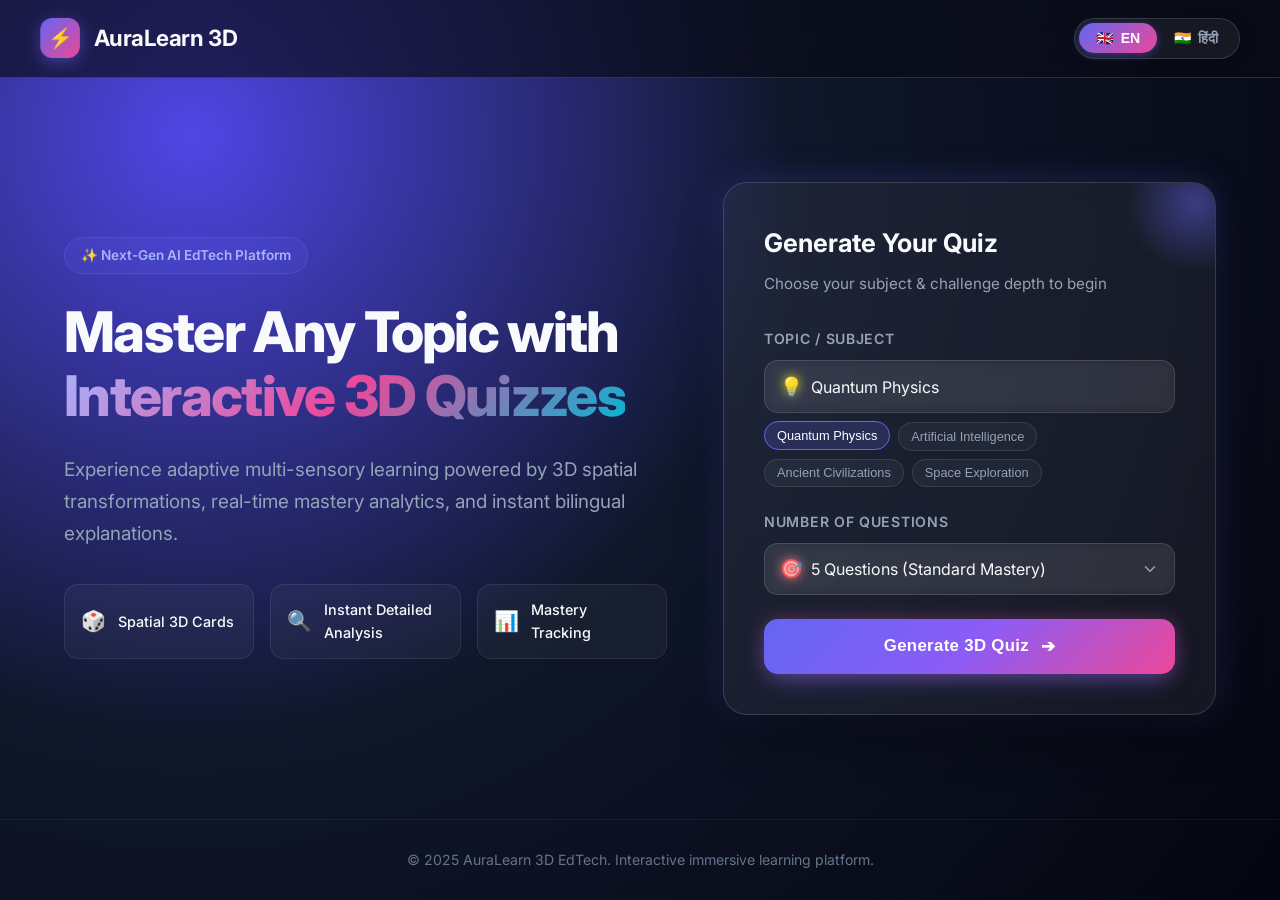
<file: index.html>
<!DOCTYPE html>
<html lang="en">
<head>
  <meta charset="UTF-8">
  <meta name="viewport" content="width=device-width, initial-scale=1.0">
  <meta name="description" content="AuraLearn 3D - Next-Gen Interactive EdTech Web Application with 3D Transforms, Real-time Bilingual Mastery, and Mock FastAPI Quiz Generation.">
  <title>AuraLearn 3D | Next-Gen AI EdTech Platform</title>

  <!-- Google Fonts: Inter -->
  <link rel="preconnect" href="https://fonts.googleapis.com">
  <link rel="preconnect" href="https://fonts.gstatic.com" crossorigin>
  <link href="https://fonts.googleapis.com/css2?family=Inter:wght@400;500;600;700;800&display=swap" rel="stylesheet">

  <link rel="stylesheet" href="css/style.css">
  <script src="js/i18n.js"></script>
  <script src="js/mock-api.js"></script>
  <script src="js/tilt.js"></script>
</head>
<body>
  <div class="app-container">
    <!-- Navigation Bar -->
    <header class="navbar">
      <a href="index.html" class="brand-link">
        <div class="brand-icon">⚡</div>
        <span data-i18n="brand_title">AuraLearn 3D</span>
      </a>

      <div class="nav-actions">
        <!-- Prominent Language Toggle Switch -->
        <div class="lang-toggle-wrapper" role="radiogroup" aria-label="Language Selector">
          <button type="button" class="lang-btn active" data-lang="en" aria-label="Switch to English">
            <span>🇬🇧</span>
            <span data-i18n="lang_en">EN</span>
          </button>
          <button type="button" class="lang-btn" data-lang="hi" aria-label="Switch to Hindi">
            <span>🇮🇳</span>
            <span data-i18n="lang_hi">हिंदी</span>
          </button>
        </div>
      </div>
    </header>

    <!-- Main Hero & Setup Section -->
    <main class="hero-section perspective-container">
      <!-- 3D Hero Description -->
      <section class="hero-content">
        <div class="badge-tag">
          <span data-i18n="hero_badge">✨ Next-Gen AI EdTech Platform</span>
        </div>

        <h1 class="hero-title">
          <span data-i18n="hero_heading_1">Master Any Topic with</span><br>
          <span class="gradient-text" data-i18n="hero_heading_2">Interactive 3D Quizzes</span>
        </h1>

        <p class="hero-subtitle" data-i18n="hero_subtitle">
          Experience adaptive multi-sensory learning powered by 3D spatial transformations, real-time mastery analytics, and instant bilingual explanations.
        </p>

        <div class="hero-features">
          <div class="feature-pill">
            <span class="feature-icon">🎲</span>
            <span data-i18n="feature_1">Spatial 3D Cards</span>
          </div>
          <div class="feature-pill">
            <span class="feature-icon">🔍</span>
            <span data-i18n="feature_2">Instant Detailed Analysis</span>
          </div>
          <div class="feature-pill">
            <span class="feature-icon">📊</span>
            <span data-i18n="feature_3">Mastery Tracking</span>
          </div>
        </div>
      </section>

      <!-- Quiz Setup 3D Glassmorphic Form Card -->
      <div class="setup-card-wrapper perspective-container">
        <div class="glass-card setup-card tilt-card" id="setupCard">
          <div class="tilt-inner-floating">
            <div class="setup-header">
              <h2 class="setup-title" data-i18n="setup_title">Generate Your Quiz</h2>
              <p class="setup-desc" data-i18n="setup_subtitle">Choose your subject & challenge depth to begin</p>
            </div>

            <form id="quizSetupForm" autocomplete="off">
              <!-- Topic Input -->
              <div class="form-group">
                <label for="topicInput" class="form-label" data-i18n="topic_label">Topic / Subject</label>
                <div class="input-wrapper">
                  <span class="input-icon">💡</span>
                  <input
                    type="text"
                    id="topicInput"
                    class="form-input"
                    data-i18n-placeholder="topic_placeholder"
                    placeholder="e.g., Quantum Physics, World History, Python..."
                    value="Quantum Physics"
                    required
                  >
                </div>

                <!-- Topic Quick Presets -->
                <div class="topic-presets">
                  <button type="button" class="preset-chip active" data-preset="Quantum Physics" data-i18n="preset_quantum">Quantum Physics</button>
                  <button type="button" class="preset-chip" data-preset="Artificial Intelligence" data-i18n="preset_ai">Artificial Intelligence</button>
                  <button type="button" class="preset-chip" data-preset="Ancient Civilizations" data-i18n="preset_history">Ancient Civilizations</button>
                  <button type="button" class="preset-chip" data-preset="Space Exploration" data-i18n="preset_space">Space Exploration</button>
                </div>
              </div>

              <!-- Question Count Select -->
              <div class="form-group">
                <label for="countSelect" class="form-label" data-i18n="count_label">Number of Questions</label>
                <div class="input-wrapper">
                  <span class="input-icon">🎯</span>
                  <select id="countSelect" class="form-select">
                    <option value="3" data-i18n="count_3">3 Questions (Quick Sprint)</option>
                    <option value="5" selected data-i18n="count_5">5 Questions (Standard Mastery)</option>
                    <option value="10" data-i18n="count_10">10 Questions (Deep Dive)</option>
                  </select>
                </div>
              </div>

              <!-- Submit CTA Button -->
              <button type="submit" id="submitBtn" class="btn-primary-3d">
                <span data-i18n="btn_generate">Generate 3D Quiz</span>
                <span class="btn-arrow">➔</span>
              </button>
            </form>
          </div>
        </div>
      </div>
    </main>

    <!-- 3D Spinning Loader Overlay -->
    <div id="loaderOverlay" class="loader-overlay" aria-hidden="true" role="dialog">
      <div class="loader-container">
        <!-- 3D Geometric Cube Spinner -->
        <div class="spinner-3d-box">
          <div class="cube-face face-front"></div>
          <div class="cube-face face-back"></div>
          <div class="cube-face face-right"></div>
          <div class="cube-face face-left"></div>
          <div class="cube-face face-top"></div>
          <div class="cube-face face-bottom"></div>
        </div>

        <div>
          <h3 class="loader-text" data-i18n="loader_title">Synthesizing Interactive Quiz...</h3>
          <p class="loader-subtext" data-i18n="loader_subtitle">Generating adaptive questions, 3D assets & bilingual feedback</p>
        </div>
      </div>
    </div>

    <!-- Footer -->
    <footer class="footer">
      <p data-i18n="footer_text">© 2025 AuraLearn 3D EdTech. Interactive immersive learning platform.</p>
    </footer>
  </div>

  <script>
    // Setup page logic
    document.addEventListener('DOMContentLoaded', () => {
      const form = document.getElementById('quizSetupForm');
      const topicInput = document.getElementById('topicInput');
      const countSelect = document.getElementById('countSelect');
      const loaderOverlay = document.getElementById('loaderOverlay');
      const presetChips = document.querySelectorAll('.preset-chip');

      // Preset click handler
      presetChips.forEach(chip => {
        chip.addEventListener('click', () => {
          presetChips.forEach(c => c.classList.remove('active'));
          chip.classList.add('active');
          topicInput.value = chip.getAttribute('data-preset');
          topicInput.focus();
        });
      });

      // Form submission
      form.addEventListener('submit', async (e) => {
        e.preventDefault();

        const topic = topicInput.value.trim() || 'Quantum Physics';
        const count = parseInt(countSelect.value, 10) || 5;

        // Show 3D spinning loader
        loaderOverlay.classList.add('active');
        loaderOverlay.setAttribute('aria-hidden', 'false');

        try {
          // Send Fetch POST request to FastAPI endpoint /generate-quiz
          const response = await fetch('/generate-quiz', {
            method: 'POST',
            headers: {
              'Content-Type': 'application/json'
            },
            body: JSON.stringify({
              topic: topic,
              count: count
            })
          });

          if (!response.ok) {
            throw new Error(`Server returned status: ${response.status}`);
          }

          const data = await response.json();

          // Store quiz data in localStorage
          localStorage.setItem('aura_active_quiz', JSON.stringify(data));
          // Reset previous quiz session responses
          localStorage.removeItem('aura_quiz_results');

          // Navigate to quiz view
          window.location.href = 'quiz.html';
        } catch (error) {
          console.error("Quiz generation failed:", error);
          alert("Error generating quiz. Please try again.");
          loaderOverlay.classList.remove('active');
          loaderOverlay.setAttribute('aria-hidden', 'true');
        }
      });
    });
  </script>
</body>
</html>
</file>
<file: css/style.css>
/* ==========================================================================
   EdTech 3D Interactive Web Application - Core Stylesheet
   Features: CSS Variables, Glassmorphism, 3D Transforms, Tactile Sub-Second Animations
   ========================================================================== */

:root {
  /* Color Palette */
  --bg-dark: #0a0b16;
  --bg-gradient: radial-gradient(circle at 15% 15%, #4f46e5 0%, #0f172a 45%, #05050f 100%);
  --primary: #6366f1;
  --primary-hover: #4f46e5;
  --primary-glow: rgba(99, 102, 241, 0.45);
  --secondary: #ec4899;
  --secondary-glow: rgba(236, 72, 153, 0.4);
  --accent: #06b6d4;
  --accent-glow: rgba(6, 182, 212, 0.4);

  --success: #10b981;
  --success-glow: rgba(16, 185, 129, 0.4);
  --error: #ef4444;
  --error-glow: rgba(239, 68, 68, 0.4);
  --warning: #f59e0b;

  /* Glassmorphism */
  --glass-bg: rgba(255, 255, 255, 0.06);
  --glass-bg-hover: rgba(255, 255, 255, 0.1);
  --glass-border: rgba(255, 255, 255, 0.14);
  --glass-border-hover: rgba(255, 255, 255, 0.28);
  --glass-shadow: 0 20px 45px rgba(0, 0, 0, 0.45), 0 0 1px 1px rgba(255, 255, 255, 0.1) inset;
  --glass-blur: blur(16px);

  /* Typography & Text */
  --text-main: #f8fafc;
  --text-muted: #94a3b8;
  --text-dim: #64748b;
  --font-family: 'Inter', -apple-system, BlinkMacSystemFont, 'Segoe UI', Roboto, Helvetica, Arial, sans-serif;

  /* 3D & Elevation */
  --perspective: 1200px;
  --card-float-shadow: 0 25px 50px -12px rgba(0, 0, 0, 0.65), 0 0 35px rgba(99, 102, 241, 0.25);

  /* Transitions */
  --transition-fast: 0.18s cubic-bezier(0.4, 0, 0.2, 1);
  --transition-normal: 0.35s cubic-bezier(0.4, 0, 0.2, 1);
  --transition-smooth: 0.55s cubic-bezier(0.16, 1, 0.3, 1);
  --transition-flip: 0.7s cubic-bezier(0.34, 1.35, 0.64, 1);
}

/* Reset & Base */
*, *::before, *::after {
  box-sizing: border-box;
  margin: 0;
  padding: 0;
}

html, body {
  min-height: 100vh;
  font-family: var(--font-family);
  background-color: var(--bg-dark);
  color: var(--text-main);
  overflow-x: hidden;
  line-height: 1.6;
  -webkit-font-smoothing: antialiased;
}

/* Vibrant Animated Background Gradients & Mesh */
body {
  position: relative;
  background: var(--bg-gradient);
}

body::before {
  content: '';
  position: fixed;
  top: -50%;
  left: -50%;
  width: 200%;
  height: 200%;
  background: radial-gradient(circle at 30% 30%, rgba(99, 102, 241, 0.18) 0%, transparent 40%),
              radial-gradient(circle at 75% 20%, rgba(236, 72, 153, 0.15) 0%, transparent 35%),
              radial-gradient(circle at 50% 80%, rgba(6, 182, 212, 0.15) 0%, transparent 45%),
              radial-gradient(circle at 80% 85%, rgba(139, 92, 246, 0.18) 0%, transparent 35%);
  animation: auroraMesh 18s ease-in-out infinite alternate;
  z-index: -2;
  pointer-events: none;
}

body::after {
  content: '';
  position: fixed;
  top: 0;
  left: 0;
  right: 0;
  bottom: 0;
  background-image:
    linear-gradient(rgba(255, 255, 255, 0.02) 1px, transparent 1px),
    linear-gradient(90deg, rgba(255, 255, 255, 0.02) 1px, transparent 1px);
  background-size: 40px 40px;
  z-index: -1;
  pointer-events: none;
}

@keyframes auroraMesh {
  0% { transform: rotate(0deg) scale(1); }
  50% { transform: rotate(5deg) scale(1.08) translate(20px, -20px); }
  100% { transform: rotate(-4deg) scale(1.02) translate(-25px, 25px); }
}

/* App Container */
.app-container {
  display: flex;
  flex-direction: column;
  min-height: 100vh;
  position: relative;
  z-index: 1;
}

/* ==========================================================================
   Navigation Bar & Dynamic i18n Language Toggle
   ========================================================================== */
.navbar {
  position: sticky;
  top: 0;
  z-index: 100;
  display: flex;
  justify-content: space-between;
  align-items: center;
  padding: 1.1rem 2.5rem;
  background: rgba(10, 11, 22, 0.65);
  backdrop-filter: var(--glass-blur);
  -webkit-backdrop-filter: var(--glass-blur);
  border-bottom: 1px solid var(--glass-border);
  transition: all var(--transition-normal);
}

.brand-link {
  display: flex;
  align-items: center;
  gap: 0.85rem;
  text-decoration: none;
  color: var(--text-main);
  font-weight: 700;
  font-size: 1.4rem;
  letter-spacing: -0.02em;
  transition: transform var(--transition-fast);
}

.brand-link:hover {
  transform: translateY(-1px) scale(1.02);
}

.brand-icon {
  width: 40px;
  height: 40px;
  border-radius: 12px;
  background: linear-gradient(135deg, var(--primary), var(--secondary));
  display: grid;
  place-items: center;
  box-shadow: 0 4px 15px var(--primary-glow);
  font-size: 1.25rem;
  transform: perspective(600px) rotateY(-8deg);
  transition: transform var(--transition-normal);
}

.brand-link:hover .brand-icon {
  transform: perspective(600px) rotateY(15deg) scale(1.08);
}

.nav-actions {
  display: flex;
  align-items: center;
  gap: 1.5rem;
}

/* Prominent Language Toggle */
.lang-toggle-wrapper {
  display: flex;
  align-items: center;
  background: var(--glass-bg);
  border: 1px solid var(--glass-border);
  padding: 4px;
  border-radius: 40px;
  backdrop-filter: blur(10px);
  box-shadow: 0 4px 14px rgba(0, 0, 0, 0.25);
  position: relative;
}

.lang-btn {
  background: transparent;
  border: none;
  padding: 0.45rem 1.05rem;
  font-size: 0.88rem;
  font-weight: 600;
  color: var(--text-muted);
  cursor: pointer;
  border-radius: 30px;
  transition: all var(--transition-fast);
  display: flex;
  align-items: center;
  gap: 0.4rem;
  z-index: 2;
}

.lang-btn:hover {
  color: var(--text-main);
}

.lang-btn.active {
  color: #ffffff;
  background: linear-gradient(135deg, var(--primary), var(--secondary));
  box-shadow: 0 2px 10px var(--primary-glow);
}

/* ==========================================================================
   3D Tilt Card Base & Glassmorphism Utility
   ========================================================================== */
.perspective-container {
  perspective: var(--perspective);
  perspective-origin: center center;
}

.glass-card {
  background: var(--glass-bg);
  backdrop-filter: var(--glass-blur);
  -webkit-backdrop-filter: var(--glass-blur);
  border: 1px solid var(--glass-border);
  border-radius: 24px;
  box-shadow: var(--glass-shadow);
  transition: border-color var(--transition-normal), box-shadow var(--transition-normal), transform var(--transition-normal);
  transform-style: preserve-3d;
}

.glass-card:hover {
  border-color: var(--glass-border-hover);
}

/* 3D Tilt interactive element class */
.tilt-card {
  transform-style: preserve-3d;
  will-change: transform;
  transition: transform var(--transition-fast), box-shadow var(--transition-fast);
}

.tilt-inner-floating {
  transform: translateZ(40px);
  transition: transform var(--transition-normal);
}

.tilt-inner-sub {
  transform: translateZ(20px);
}

/* ==========================================================================
   Page: Landing & Setup (index.html)
   ========================================================================== */
.hero-section {
  flex: 1;
  display: grid;
  grid-template-columns: 1.1fr 0.9fr;
  align-items: center;
  gap: 3.5rem;
  padding: 3rem 4rem;
  max-width: 1380px;
  margin: 0 auto;
  width: 100%;
}

@media (max-width: 1024px) {
  .hero-section {
    grid-template-columns: 1fr;
    padding: 2rem 1.5rem;
    gap: 2.5rem;
  }
}

.hero-content {
  display: flex;
  flex-direction: column;
  gap: 1.6rem;
}

.badge-tag {
  display: inline-flex;
  align-items: center;
  gap: 0.5rem;
  padding: 0.4rem 1rem;
  border-radius: 50px;
  background: rgba(99, 102, 241, 0.15);
  border: 1px solid rgba(99, 102, 241, 0.35);
  color: #a5b4fc;
  font-size: 0.85rem;
  font-weight: 600;
  width: fit-content;
  backdrop-filter: blur(6px);
}

.hero-title {
  font-size: 3.5rem;
  line-height: 1.15;
  font-weight: 800;
  letter-spacing: -0.03em;
}

.gradient-text {
  background: linear-gradient(135deg, #a5b4fc 0%, #ec4899 50%, #06b6d4 100%);
  -webkit-background-clip: text;
  -webkit-text-fill-color: transparent;
  display: inline-block;
}

.hero-subtitle {
  font-size: 1.18rem;
  color: var(--text-muted);
  max-width: 580px;
  line-height: 1.7;
}

.hero-features {
  display: grid;
  grid-template-columns: repeat(3, 1fr);
  gap: 1rem;
  margin-top: 0.5rem;
}

@media (max-width: 640px) {
  .hero-features {
    grid-template-columns: 1fr;
  }
  .hero-title {
    font-size: 2.4rem;
  }
}

.feature-pill {
  background: rgba(255, 255, 255, 0.04);
  border: 1px solid rgba(255, 255, 255, 0.08);
  border-radius: 14px;
  padding: 0.85rem 1rem;
  display: flex;
  align-items: center;
  gap: 0.75rem;
  font-size: 0.9rem;
  font-weight: 500;
  color: var(--text-main);
  transition: transform var(--transition-fast), background var(--transition-fast);
}

.feature-pill:hover {
  transform: translateY(-3px);
  background: rgba(255, 255, 255, 0.08);
  border-color: rgba(99, 102, 241, 0.4);
}

.feature-icon {
  font-size: 1.25rem;
}

/* Setup Quiz Form Card */
.setup-card {
  padding: 2.5rem;
  position: relative;
  overflow: hidden;
  box-shadow: var(--card-float-shadow);
}

.setup-card::before {
  content: '';
  position: absolute;
  top: -50px;
  right: -50px;
  width: 140px;
  height: 140px;
  background: radial-gradient(circle, var(--primary-glow) 0%, transparent 70%);
  border-radius: 50%;
  pointer-events: none;
}

.setup-header {
  margin-bottom: 2rem;
}

.setup-title {
  font-size: 1.6rem;
  font-weight: 700;
  margin-bottom: 0.5rem;
}

.setup-desc {
  color: var(--text-muted);
  font-size: 0.95rem;
}

.form-group {
  margin-bottom: 1.5rem;
  position: relative;
}

.form-label {
  display: block;
  font-size: 0.88rem;
  font-weight: 600;
  color: var(--text-muted);
  margin-bottom: 0.6rem;
  text-transform: uppercase;
  letter-spacing: 0.05em;
}

.input-wrapper {
  position: relative;
  display: flex;
  align-items: center;
}

.form-input, .form-select {
  width: 100%;
  padding: 0.95rem 1.15rem;
  padding-left: 2.85rem;
  background: rgba(255, 255, 255, 0.05);
  border: 1px solid var(--glass-border);
  border-radius: 14px;
  color: var(--text-main);
  font-size: 1rem;
  font-family: inherit;
  outline: none;
  transition: all var(--transition-fast);
  backdrop-filter: blur(6px);
}

.form-select {
  cursor: pointer;
  appearance: none;
  background-image: url("data:image/svg+xml;charset=UTF-8,%3csvg xmlns='http://www.w3.org/2000/svg' viewBox='0 0 24 24' fill='none' stroke='%2394a3b8' stroke-width='2' stroke-linecap='round' stroke-linejoin='round'%3e%3cpolyline points='6 9 12 15 18 9'%3e%3c/polyline%3e%3c/svg%3e");
  background-repeat: no-repeat;
  background-position: right 1rem center;
  background-size: 1.1rem;
}

.form-select option {
  background: #111428;
  color: #fff;
}

.input-icon {
  position: absolute;
  left: 1rem;
  font-size: 1.15rem;
  color: var(--text-muted);
  pointer-events: none;
  transition: color var(--transition-fast);
}

.form-input:focus, .form-select:focus {
  border-color: var(--primary);
  background: rgba(255, 255, 255, 0.08);
  box-shadow: 0 0 0 3px rgba(99, 102, 241, 0.25);
}

.form-input:focus + .input-icon, .form-select:focus + .input-icon {
  color: var(--primary);
}

/* Quick Topic Pills */
.topic-presets {
  display: flex;
  flex-wrap: wrap;
  gap: 0.5rem;
  margin-top: 0.6rem;
}

.preset-chip {
  background: rgba(255, 255, 255, 0.04);
  border: 1px solid rgba(255, 255, 255, 0.1);
  padding: 0.35rem 0.75rem;
  border-radius: 20px;
  font-size: 0.8rem;
  color: var(--text-muted);
  cursor: pointer;
  transition: all var(--transition-fast);
}

.preset-chip:hover, .preset-chip.active {
  color: #fff;
  border-color: var(--primary);
  background: rgba(99, 102, 241, 0.2);
  transform: translateY(-1px);
}

/* Glowing Primary CTA Button */
.btn-primary-3d {
  width: 100%;
  padding: 1.05rem 1.5rem;
  background: linear-gradient(135deg, #6366f1 0%, #8b5cf6 50%, #ec4899 100%);
  border: none;
  border-radius: 14px;
  color: #ffffff;
  font-size: 1.05rem;
  font-weight: 700;
  letter-spacing: 0.02em;
  cursor: pointer;
  display: inline-flex;
  justify-content: center;
  align-items: center;
  gap: 0.75rem;
  box-shadow: 0 10px 25px -5px var(--primary-glow), 0 0 20px rgba(236, 72, 153, 0.3);
  transition: all var(--transition-fast);
  transform: translateZ(25px);
  position: relative;
  overflow: hidden;
}

.btn-primary-3d::after {
  content: '';
  position: absolute;
  top: 0;
  left: -100%;
  width: 100%;
  height: 100%;
  background: linear-gradient(90deg, transparent, rgba(255, 255, 255, 0.25), transparent);
  transition: left 0.6s ease;
}

.btn-primary-3d:hover {
  transform: translateZ(35px) translateY(-2px) scale(1.02);
  box-shadow: 0 15px 35px -5px var(--primary-glow), 0 0 30px rgba(236, 72, 153, 0.5);
}

.btn-primary-3d:hover::after {
  left: 100%;
}

.btn-primary-3d:active {
  transform: translateZ(15px) translateY(1px) scale(0.99);
}

/* ==========================================================================
   3D Spinning Loader Overlay (index.html)
   ========================================================================== */
.loader-overlay {
  position: fixed;
  inset: 0;
  background: rgba(5, 7, 18, 0.85);
  backdrop-filter: blur(16px);
  -webkit-backdrop-filter: blur(16px);
  display: flex;
  justify-content: center;
  align-items: center;
  z-index: 1000;
  opacity: 0;
  pointer-events: none;
  transition: opacity var(--transition-normal);
}

.loader-overlay.active {
  opacity: 1;
  pointer-events: auto;
}

.loader-container {
  display: flex;
  flex-direction: column;
  align-items: center;
  gap: 2rem;
  transform: scale(0.9);
  transition: transform var(--transition-normal);
  perspective: 800px;
}

.loader-overlay.active .loader-container {
  transform: scale(1);
}

/* 3D Wireframe / Cube Spinner */
.spinner-3d-box {
  width: 80px;
  height: 80px;
  position: relative;
  transform-style: preserve-3d;
  animation: spin3D 3s linear infinite;
}

.cube-face {
  position: absolute;
  width: 80px;
  height: 80px;
  border: 2px solid var(--accent);
  background: rgba(6, 182, 212, 0.12);
  box-shadow: 0 0 20px var(--accent-glow) inset;
  border-radius: 12px;
  backdrop-filter: blur(4px);
}

.face-front  { transform: rotateY(0deg) translateZ(40px); border-color: var(--primary); background: rgba(99, 102, 241, 0.15); }
.face-back   { transform: rotateY(180deg) translateZ(40px); border-color: var(--secondary); background: rgba(236, 72, 153, 0.15); }
.face-right  { transform: rotateY(90deg) translateZ(40px); border-color: var(--accent); }
.face-left   { transform: rotateY(-90deg) translateZ(40px); border-color: var(--primary); }
.face-top    { transform: rotateX(90deg) translateZ(40px); border-color: var(--secondary); }
.face-bottom { transform: rotateX(-90deg) translateZ(40px); border-color: var(--accent); }

@keyframes spin3D {
  0% { transform: rotateX(0deg) rotateY(0deg) rotateZ(0deg); }
  50% { transform: rotateX(180deg) rotateY(270deg) rotateZ(90deg); }
  100% { transform: rotateX(360deg) rotateY(540deg) rotateZ(180deg); }
}

.loader-text {
  font-size: 1.25rem;
  font-weight: 700;
  color: var(--text-main);
  text-align: center;
  letter-spacing: -0.01em;
}

.loader-subtext {
  font-size: 0.9rem;
  color: var(--text-muted);
  text-align: center;
}

/* ==========================================================================
   Page: Active MCQ Player (quiz.html)
   ========================================================================== */
.quiz-wrapper {
  max-width: 850px;
  margin: 2rem auto;
  padding: 0 1.5rem;
  width: 100%;
  display: flex;
  flex-direction: column;
  gap: 1.75rem;
}

.quiz-header {
  display: flex;
  justify-content: space-between;
  align-items: center;
  background: var(--glass-bg);
  border: 1px solid var(--glass-border);
  padding: 1rem 1.6rem;
  border-radius: 18px;
  backdrop-filter: var(--glass-blur);
}

.quiz-topic-badge {
  font-size: 0.92rem;
  font-weight: 700;
  color: #a5b4fc;
  display: flex;
  align-items: center;
  gap: 0.5rem;
}

.quiz-progress-text {
  font-size: 0.9rem;
  font-weight: 600;
  color: var(--text-muted);
}

.progress-track {
  width: 100%;
  height: 8px;
  background: rgba(255, 255, 255, 0.08);
  border-radius: 10px;
  overflow: hidden;
  position: relative;
}

.progress-bar-fill {
  height: 100%;
  width: 0%;
  background: linear-gradient(90deg, var(--primary), var(--secondary));
  box-shadow: 0 0 12px var(--primary-glow);
  transition: width var(--transition-normal);
  border-radius: 10px;
}

/* 3D Flip Card Container */
.flip-card-stage {
  perspective: 1600px;
  width: 100%;
  min-height: 480px;
}

.flip-card-inner {
  position: relative;
  width: 100%;
  min-height: 480px;
  transition: transform var(--transition-flip);
  transform-style: preserve-3d;
  box-shadow: var(--card-float-shadow);
  border-radius: 28px;
}

.flip-card-inner.flipped {
  transform: rotateY(180deg);
}

/* Front & Back Faces */
.flip-face {
  position: absolute;
  inset: 0;
  width: 100%;
  height: 100%;
  -webkit-backface-visibility: hidden;
  backface-visibility: hidden;
  border-radius: 28px;
  padding: 2.5rem;
  display: flex;
  flex-direction: column;
  justify-content: space-between;
  background: rgba(18, 20, 39, 0.75);
  backdrop-filter: var(--glass-blur);
  -webkit-backdrop-filter: var(--glass-blur);
  border: 1px solid var(--glass-border);
}

.flip-face.front {
  transform: rotateY(0deg);
  z-index: 2;
  pointer-events: auto;
}

.flip-face.back {
  transform: rotateY(180deg);
  background: rgba(17, 24, 46, 0.88);
  z-index: 1;
  pointer-events: none;
}

.flip-card-inner.flipped .flip-face.front {
  pointer-events: none;
  z-index: 1;
}

.flip-card-inner.flipped .flip-face.back {
  pointer-events: auto;
  z-index: 2;
}

/* Question Content */
.question-badge {
  display: inline-flex;
  align-items: center;
  gap: 0.4rem;
  font-size: 0.85rem;
  font-weight: 700;
  color: var(--accent);
  text-transform: uppercase;
  letter-spacing: 0.05em;
  margin-bottom: 0.85rem;
}

.question-text {
  font-size: 1.45rem;
  font-weight: 700;
  line-height: 1.4;
  color: var(--text-main);
  margin-bottom: 1.8rem;
}

/* Options Grid */
.options-grid {
  display: grid;
  grid-template-columns: 1fr;
  gap: 0.9rem;
  margin-bottom: 1rem;
}

.option-btn {
  background: rgba(255, 255, 255, 0.04);
  border: 1px solid var(--glass-border);
  padding: 1.1rem 1.4rem;
  border-radius: 16px;
  color: var(--text-main);
  font-size: 1.02rem;
  font-weight: 500;
  text-align: left;
  cursor: pointer;
  display: flex;
  align-items: center;
  gap: 1.1rem;
  transition: all var(--transition-fast);
  transform: translateZ(15px);
}

.option-btn:hover:not(:disabled) {
  background: rgba(99, 102, 241, 0.16);
  border-color: rgba(99, 102, 241, 0.6);
  transform: translateZ(25px) translateX(6px);
  box-shadow: 0 8px 20px rgba(0, 0, 0, 0.25);
}

.option-btn:active:not(:disabled) {
  transform: translateZ(10px) scale(0.99);
}

.option-key {
  width: 34px;
  height: 34px;
  border-radius: 10px;
  background: rgba(255, 255, 255, 0.08);
  border: 1px solid rgba(255, 255, 255, 0.15);
  display: grid;
  place-items: center;
  font-size: 0.88rem;
  font-weight: 700;
  color: var(--text-muted);
  flex-shrink: 0;
  transition: all var(--transition-fast);
}

.option-btn:hover:not(:disabled) .option-key {
  background: var(--primary);
  color: #fff;
  border-color: var(--primary);
}

/* Flip Back Content */
.back-status-header {
  display: flex;
  align-items: center;
  gap: 1rem;
  margin-bottom: 1.5rem;
}

.status-badge {
  display: inline-flex;
  align-items: center;
  gap: 0.5rem;
  padding: 0.5rem 1.25rem;
  border-radius: 50px;
  font-size: 1rem;
  font-weight: 700;
}

.status-badge.correct {
  background: rgba(16, 185, 129, 0.2);
  border: 1px solid var(--success);
  color: #34d399;
  box-shadow: 0 0 20px var(--success-glow);
}

.status-badge.incorrect {
  background: rgba(239, 68, 68, 0.2);
  border: 1px solid var(--error);
  color: #f87171;
  box-shadow: 0 0 20px var(--error-glow);
}

.explanation-box {
  background: rgba(255, 255, 255, 0.03);
  border: 1px solid rgba(255, 255, 255, 0.1);
  border-radius: 18px;
  padding: 1.5rem;
  flex: 1;
  display: flex;
  flex-direction: column;
  gap: 0.85rem;
  overflow-y: auto;
}

.explanation-title {
  font-size: 0.95rem;
  font-weight: 700;
  color: var(--accent);
  text-transform: uppercase;
  letter-spacing: 0.05em;
  display: flex;
  align-items: center;
  gap: 0.4rem;
}

.explanation-body {
  font-size: 1.05rem;
  line-height: 1.65;
  color: #e2e8f0;
}

.back-action-footer {
  margin-top: 1.5rem;
  display: flex;
  justify-content: flex-end;
}

.btn-next {
  min-width: 180px;
}

/* ==========================================================================
   Page: Score & Mastery Breakdown (results.html)
   ========================================================================== */
.results-wrapper {
  max-width: 1050px;
  margin: 2.5rem auto;
  padding: 0 1.5rem;
  width: 100%;
  display: flex;
  flex-direction: column;
  gap: 2.5rem;
}

.results-hero-grid {
  display: grid;
  grid-template-columns: 340px 1fr;
  gap: 2rem;
  align-items: center;
}

@media (max-width: 860px) {
  .results-hero-grid {
    grid-template-columns: 1fr;
    text-align: center;
  }
}

/* Animated SVG Circular Progress */
.circle-chart-card {
  padding: 2.5rem;
  display: flex;
  flex-direction: column;
  align-items: center;
  justify-content: center;
  text-align: center;
  box-shadow: var(--card-float-shadow);
}

.svg-circle-wrap {
  position: relative;
  width: 200px;
  height: 200px;
  margin-bottom: 1.25rem;
}

.circular-chart {
  display: block;
  width: 100%;
  height: 100%;
  transform: rotate(-90deg);
}

.circle-bg {
  fill: none;
  stroke: rgba(255, 255, 255, 0.08);
  stroke-width: 3;
}

.circle-progress {
  fill: none;
  stroke: url(#scoreGradient);
  stroke-width: 3.2;
  stroke-linecap: round;
  stroke-dasharray: 0, 100;
  transition: stroke-dasharray 1.4s cubic-bezier(0.16, 1, 0.3, 1);
  filter: drop-shadow(0 0 8px rgba(99, 102, 241, 0.6));
}

.circle-text-center {
  position: absolute;
  top: 50%;
  left: 50%;
  transform: translate(-50%, -50%);
  display: flex;
  flex-direction: column;
  align-items: center;
}

.percentage-val {
  font-size: 2.8rem;
  font-weight: 800;
  line-height: 1;
  background: linear-gradient(135deg, #ffffff, #a5b4fc);
  -webkit-background-clip: text;
  -webkit-text-fill-color: transparent;
}

.percentage-label {
  font-size: 0.85rem;
  color: var(--text-muted);
  text-transform: uppercase;
  letter-spacing: 0.05em;
  margin-top: 0.2rem;
}

.mastery-badge {
  display: inline-flex;
  align-items: center;
  gap: 0.5rem;
  padding: 0.4rem 1.25rem;
  border-radius: 50px;
  font-size: 0.95rem;
  font-weight: 700;
  text-transform: uppercase;
  letter-spacing: 0.05em;
}

/* Stats Breakdown Card */
.stats-summary-card {
  padding: 2.5rem;
  display: flex;
  flex-direction: column;
  justify-content: space-between;
  gap: 1.5rem;
  box-shadow: var(--card-float-shadow);
}

.stats-grid {
  display: grid;
  grid-template-columns: repeat(3, 1fr);
  gap: 1.25rem;
}

@media (max-width: 580px) {
  .stats-grid {
    grid-template-columns: 1fr;
  }
}

.stat-box {
  background: rgba(255, 255, 255, 0.03);
  border: 1px solid rgba(255, 255, 255, 0.08);
  border-radius: 16px;
  padding: 1.25rem 1rem;
  text-align: center;
  transition: transform var(--transition-fast), border-color var(--transition-fast);
}

.stat-box:hover {
  transform: translateY(-3px);
  border-color: rgba(99, 102, 241, 0.35);
}

.stat-num {
  font-size: 2rem;
  font-weight: 800;
  margin-bottom: 0.25rem;
}

.stat-label {
  font-size: 0.85rem;
  color: var(--text-muted);
  font-weight: 600;
  text-transform: uppercase;
  letter-spacing: 0.03em;
}

/* Structured Comparison Table */
.table-card {
  padding: 2rem;
  overflow: hidden;
  box-shadow: var(--card-float-shadow);
}

.table-header-wrap {
  margin-bottom: 1.5rem;
  display: flex;
  justify-content: space-between;
  align-items: center;
  flex-wrap: wrap;
  gap: 1rem;
}

.table-title {
  font-size: 1.4rem;
  font-weight: 700;
}

.table-scroll {
  overflow-x: auto;
  border-radius: 14px;
  border: 1px solid var(--glass-border);
}

.comparison-table {
  width: 100%;
  border-collapse: collapse;
  text-align: left;
}

.comparison-table th {
  background: rgba(255, 255, 255, 0.06);
  padding: 1rem 1.25rem;
  font-size: 0.85rem;
  font-weight: 700;
  text-transform: uppercase;
  letter-spacing: 0.06em;
  color: var(--text-muted);
  border-bottom: 1px solid var(--glass-border);
}

.comparison-table td {
  padding: 1.15rem 1.25rem;
  font-size: 0.95rem;
  border-bottom: 1px solid rgba(255, 255, 255, 0.06);
  vertical-align: top;
}

.comparison-table tr:last-child td {
  border-bottom: none;
}

.comparison-table tr:hover {
  background: rgba(255, 255, 255, 0.02);
}

.badge-pill {
  display: inline-flex;
  align-items: center;
  gap: 0.35rem;
  padding: 0.3rem 0.75rem;
  border-radius: 30px;
  font-size: 0.82rem;
  font-weight: 600;
}

.badge-pill.correct {
  background: rgba(16, 185, 129, 0.15);
  color: #34d399;
  border: 1px solid rgba(16, 185, 129, 0.3);
}

.badge-pill.incorrect {
  background: rgba(239, 68, 68, 0.15);
  color: #f87171;
  border: 1px solid rgba(239, 68, 68, 0.3);
}

/* Restart Glowing CTA Footer */
.restart-footer {
  display: flex;
  justify-content: center;
  padding: 1.5rem 0 3rem;
}

.btn-restart {
  max-width: 320px;
  font-size: 1.1rem;
  padding: 1.15rem 2.2rem;
}

/* ==========================================================================
   Utilities & Responsiveness
   ========================================================================== */
.footer {
  text-align: center;
  padding: 1.8rem;
  color: var(--text-dim);
  font-size: 0.88rem;
  border-top: 1px solid rgba(255, 255, 255, 0.05);
  margin-top: auto;
}
</file>
